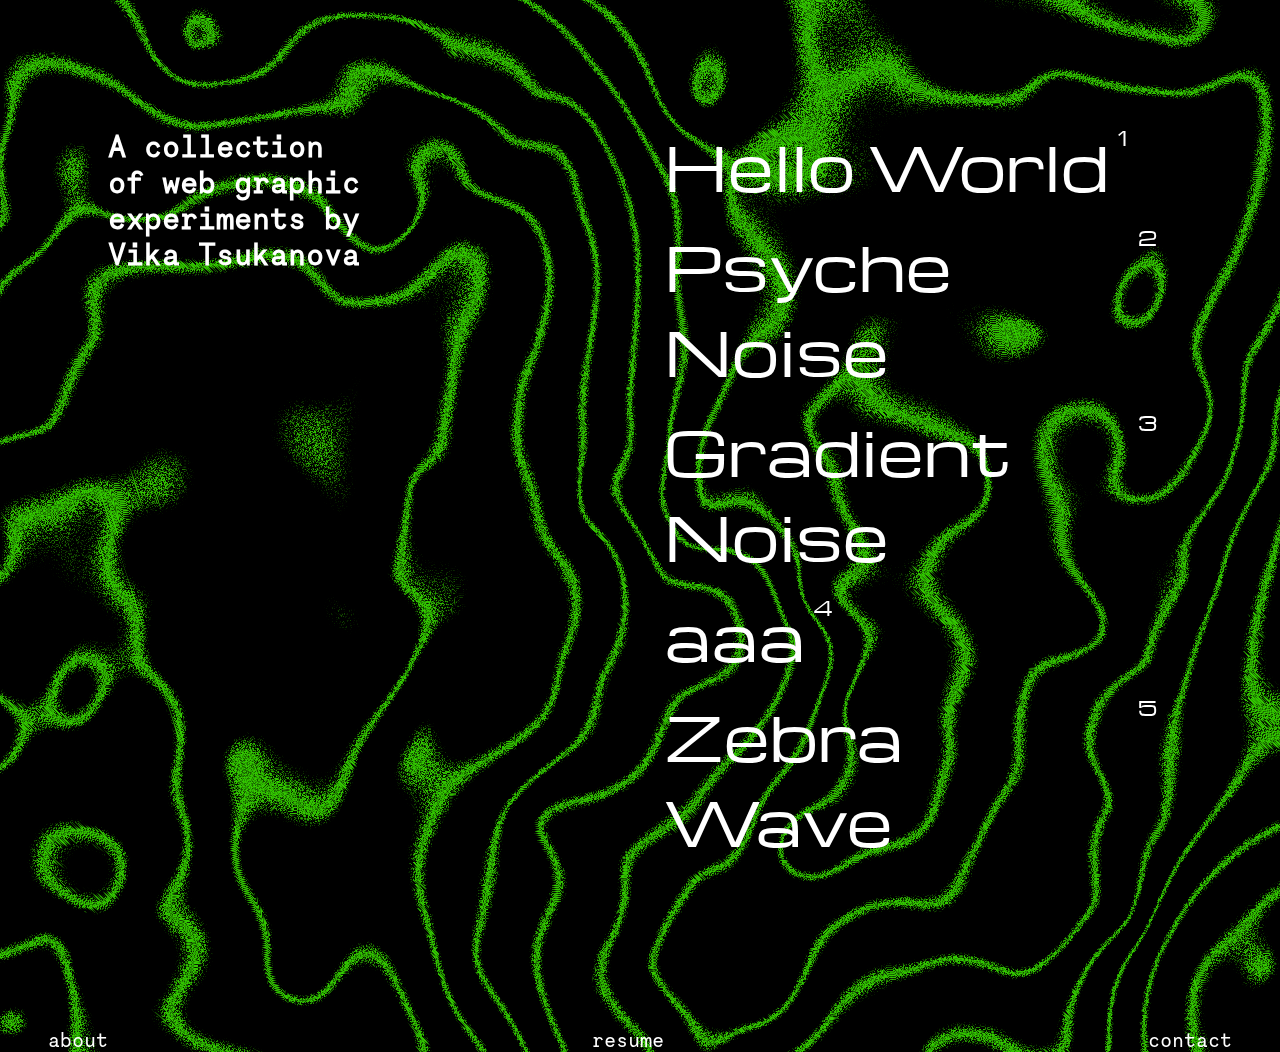
<file: index.html>
<!DOCTYPE html>
<html>
  <head>
    <link rel="stylesheet" href="style.css">
    <title>GLSL Sketches</title>
  </head>
  <body>
    <main>
        <div id="about">
          <h1>A collection of web graphic experiments by Vika Tsukanova</h1>
        </div>
        <div id="sketches">
        </div>
    </main>
  </body>
  <footer>
    <a href="https://ca.linkedin.com/in/victoriatsukanova" target="_blank">about</a>
    <a href="assets/resume.pdf" target="_blank">resume</a>
    <a href="mailto:victoriatsukanova@gmail.com">contact</a>
  </footer>
  <script src="scripts/glslcanvas.min.js"></script>
  <script src="scripts/includes.js"></script>
  <script src="sketches/gradient-noise/frag.js"></script>
  <script src="sketches/gradient-noise/canvas.js"></script>
  <script src="script.js"></script>
</html>
</file>
<file: sketches/aaa/index.html>
<!DOCTYPE html>
<html lang="en">
  <head>
  	<link rel="stylesheet" type="text/css" href="style.css">
    <meta charset="utf-8" />
    <title>aaa</title>
  </head>
  <body>
  	<script src="../../scripts/p5.min.js"></script>
    <script src="script.js"></script>
  </body>
</html>
</file>
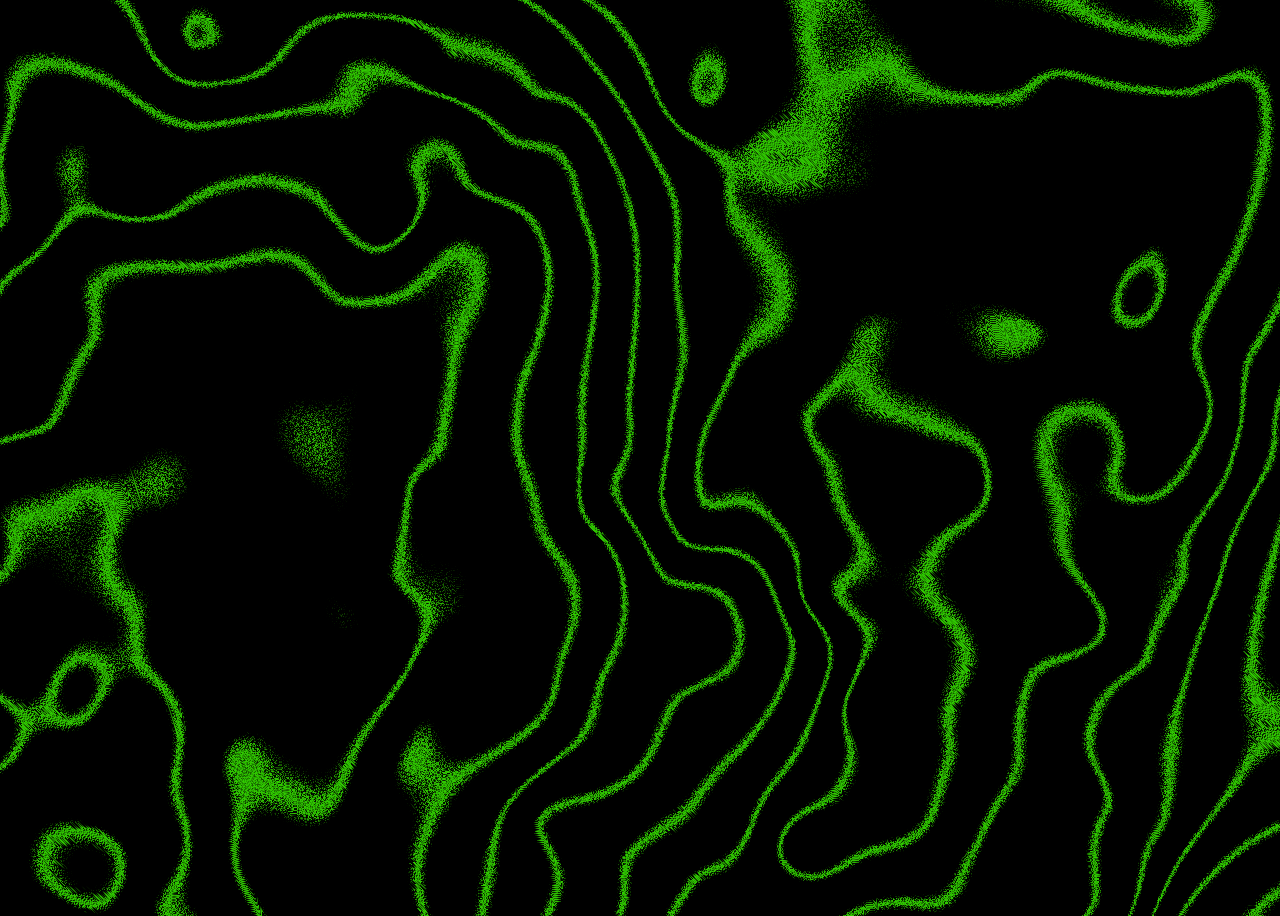
<file: sketches/gradient-noise/index.html>
<!DOCTYPE html>
<html>
  <head>
    <link rel="stylesheet" href="style.css">
    <title>Gradient Noise</title>
  </head>

  	<body>
  		<canvas width="700" height="700"></canvas>
    	<section>
    	</section>
  	</body>

  	<script src="../../scripts/glslcanvas.min.js"></script>
	  <script src="frag.js"></script>
	  <script src="canvas.js"></script>
</html>
</file>
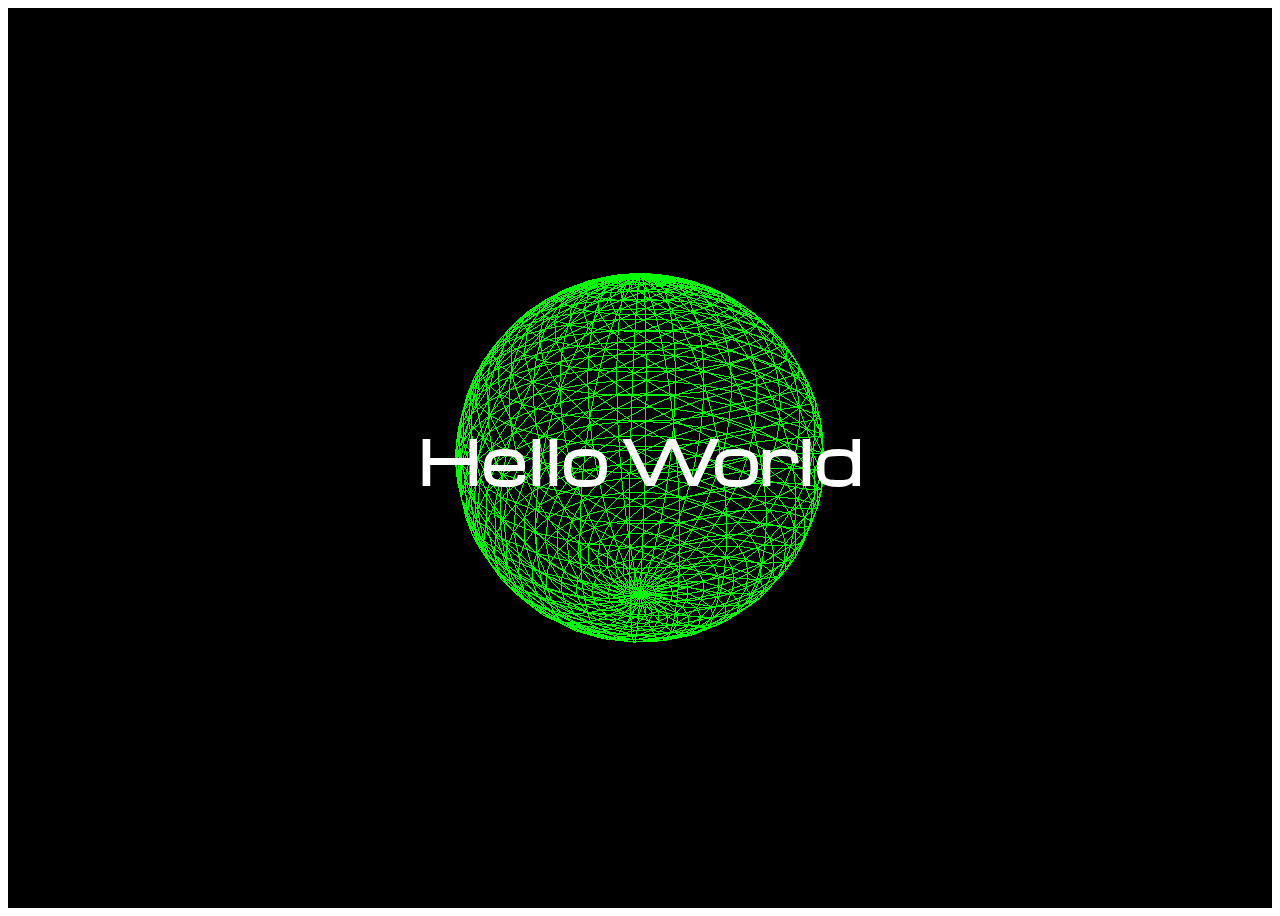
<file: sketches/hello-world/index.html>
<!DOCTYPE html>
<html>
  <head>
    <link rel="stylesheet" href="style.css">
    <title>Hello World</title>
  </head>

  <body>
    <section>
      <h1>Hello World</h1>
    </section>
  </body>

  <script src="../../scripts/three.min.js"></script>
  <script src="canvas.js"></script>
</html>
</file>
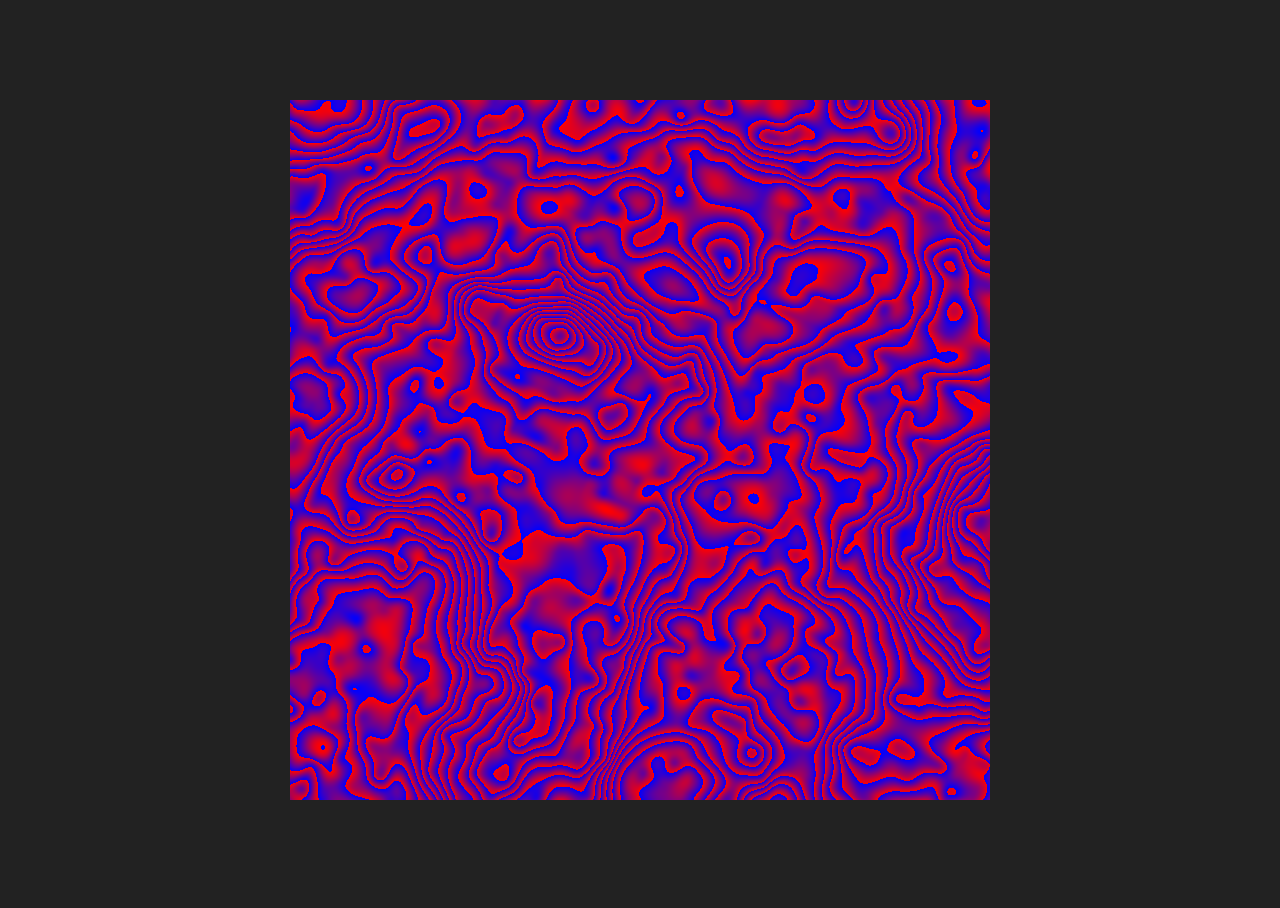
<file: sketches/psyche-noise/index.html>
<!DOCTYPE html>
<html>
  <head>
    <link rel="stylesheet" href="style.css">
    <title>Psyche Noise</title>
  </head>

  	<body>
  		<canvas width="700" height="700"></canvas>
    	<section>
    	</section>
  	</body>

  	<script src="../../scripts/glslcanvas.min.js"></script>
	<script src="frag.js"></script>
	<script src="canvas.js"></script>
</html>
</file>
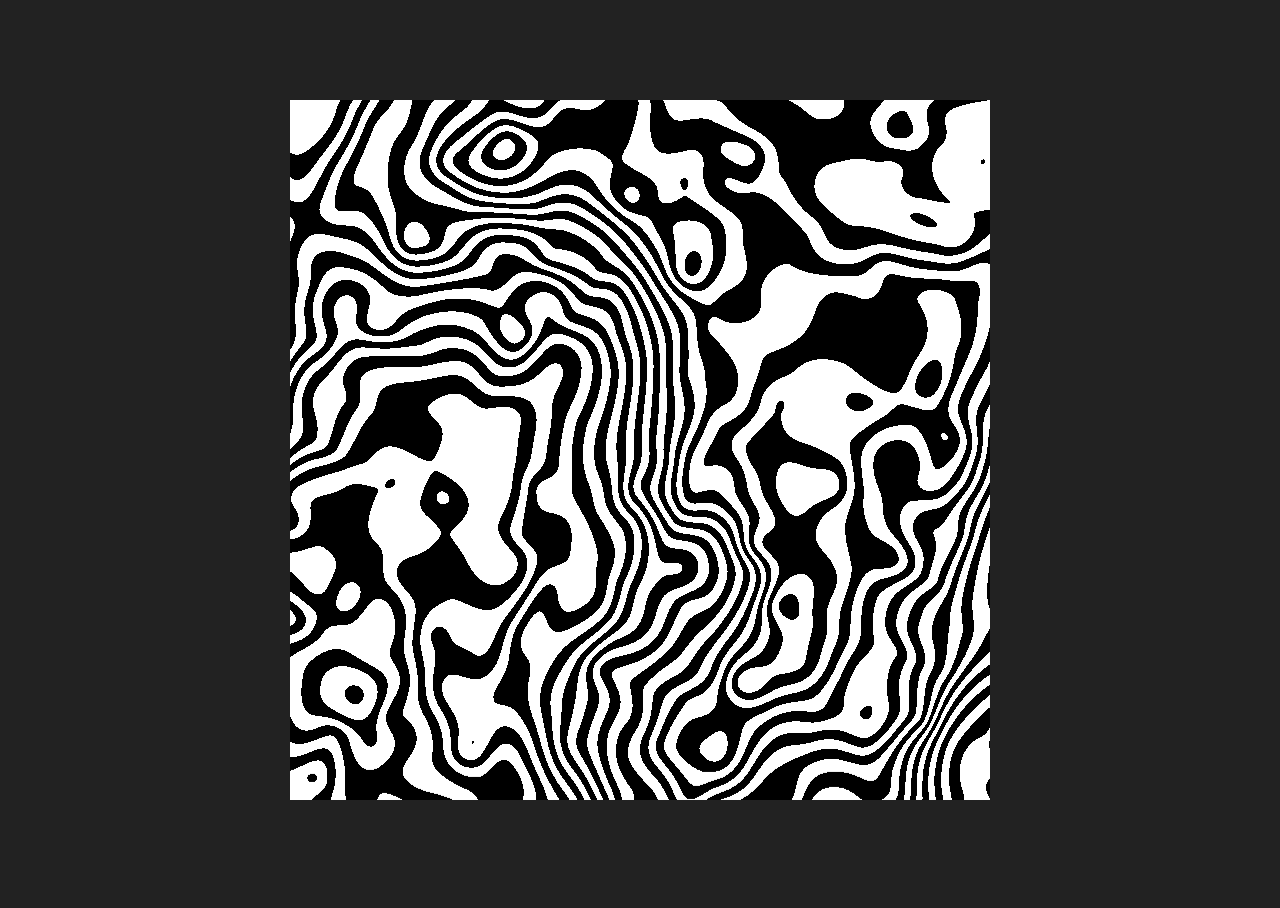
<file: sketches/zebra-wave/index.html>
<!DOCTYPE html>
<html>
  <head>
    <link rel="stylesheet" href="style.css">
    <title>Zebra Wave</title>
  </head>

  	<body>
  		<canvas width="700" height="700"></canvas>
    	<section>
    	</section>
  	</body>

  	<script src="../../scripts/glslcanvas.min.js"></script>
	<script src="frag.js"></script>
	<script src="canvas.js"></script>
</html>
</file>
<file: style.css>
@font-face {
	font-family: Michroma;
	src: url(assets/Michroma-Regular.ttf);
}

@font-face {
	font-family: Necto Mono;
	src: url(assets/necto-mono.woff2);
}

html {
	height: 100%;
}

body {
	font-family: Necto Mono;
	background-color: black;
	color: #ffffff;
	display: flex;
  flex-direction: column;
  justify-content: space-between;
  height: 100%;
}

main {
	margin: 100px;
	display: flex;
}

header {
	line-height:  0.5;
}

h1 {
	font-size: 30px;
}

#about {
	font-size: 30px;
	flex: 1;
}

#sketches {
	font-size: 60px;
	flex: 2;
	margin-left: 280px;
}

#sketches-links {
	font-family: Michroma;
	margin: 15px;
}

a {
	color:  white;
	text-decoration: none;
	display: flex;
}

a:hover {
	color:  blue;
}

.number {
	font-size: 20px;
  margin-left: 8px;
}

footer {
	display: flex;
	justify-content: space-between;
	margin: 50px 40px;
	font-size: 20px;
}

canvas {
  position: fixed;
  top: 50%;
  left: 50%;
  transform: translate(-50%, -50%);
  width: 100vmax;
  height: 100vmax;
  pointer-events: none;
  z-index: -1;
}
</file>
<file: sketches/aaa/style.css>
html, body {
  margin: 0;
  padding: 0;
}
canvas {
  display: block;
}
</file>
<file: sketches/gradient-noise/style.css>
html, body {
  min-height: 100vh;
}

body {	
	background-color: #222222;
	color: #ffffff;
  
  display: flex;
}

canvas {
  position: fixed;
  top: 50%;
  left: 50%;
  transform: translate(-50%, -50%);
  width: 100vmax;
  height: 100vmax;
  pointer-events: none;
  z-index: -1;
}
</file>
<file: sketches/hello-world/style.css>
@font-face {
	font-family: Michroma;
	src: url(../../assets/Michroma-Regular.ttf)
}
body {
	font-family: Michroma;
	background-color: #ffffff;
	color: #ffffff;
}

section {
	min-height: 100vh;
  display : flex;
  align-items: center;
  justify-content: space-around;
  font-size: 9vmin;
  text-align: center;
}

h1 {
	position: absolute;
	font-size: 60px;
}
</file>
<file: sketches/psyche-noise/style.css>
html, body {
  height:  100%;
}
body {
	font-family: Arial;
	font-size: 16px;
	line-height: 1;
	
	background-color: #222222;
	color: #ffffff;
}

section {
  height:  100%;
  display : flex;
  align-items: center;
  justify-content: space-around;
  font-size: 9vmin;
  text-align: center;
}

canvas {
  position: fixed;
  top: 50%;
  left: 50%;
  transform: translate(-50%, -50%);
  width: 700px;
  height: 700px;
  max-height: 90vmin;
  max-width: 90vmin;
}
</file>
<file: sketches/zebra-wave/style.css>
html, body {
  height:  100%;
}
body {
	font-family: Arial;
	font-size: 16px;
	line-height: 1;
	
	background-color: #222222;
	color: #ffffff;
}

section {
  height:  100%;
  display : flex;
  align-items: center;
  justify-content: space-around;
  font-size: 9vmin;
  text-align: center;
}

canvas {
  position: fixed;
  top: 50%;
  left: 50%;
  transform: translate(-50%, -50%);
  width: 700px;
  height: 700px;
  max-height: 90vmin;
  max-width: 90vmin;
}
</file>
